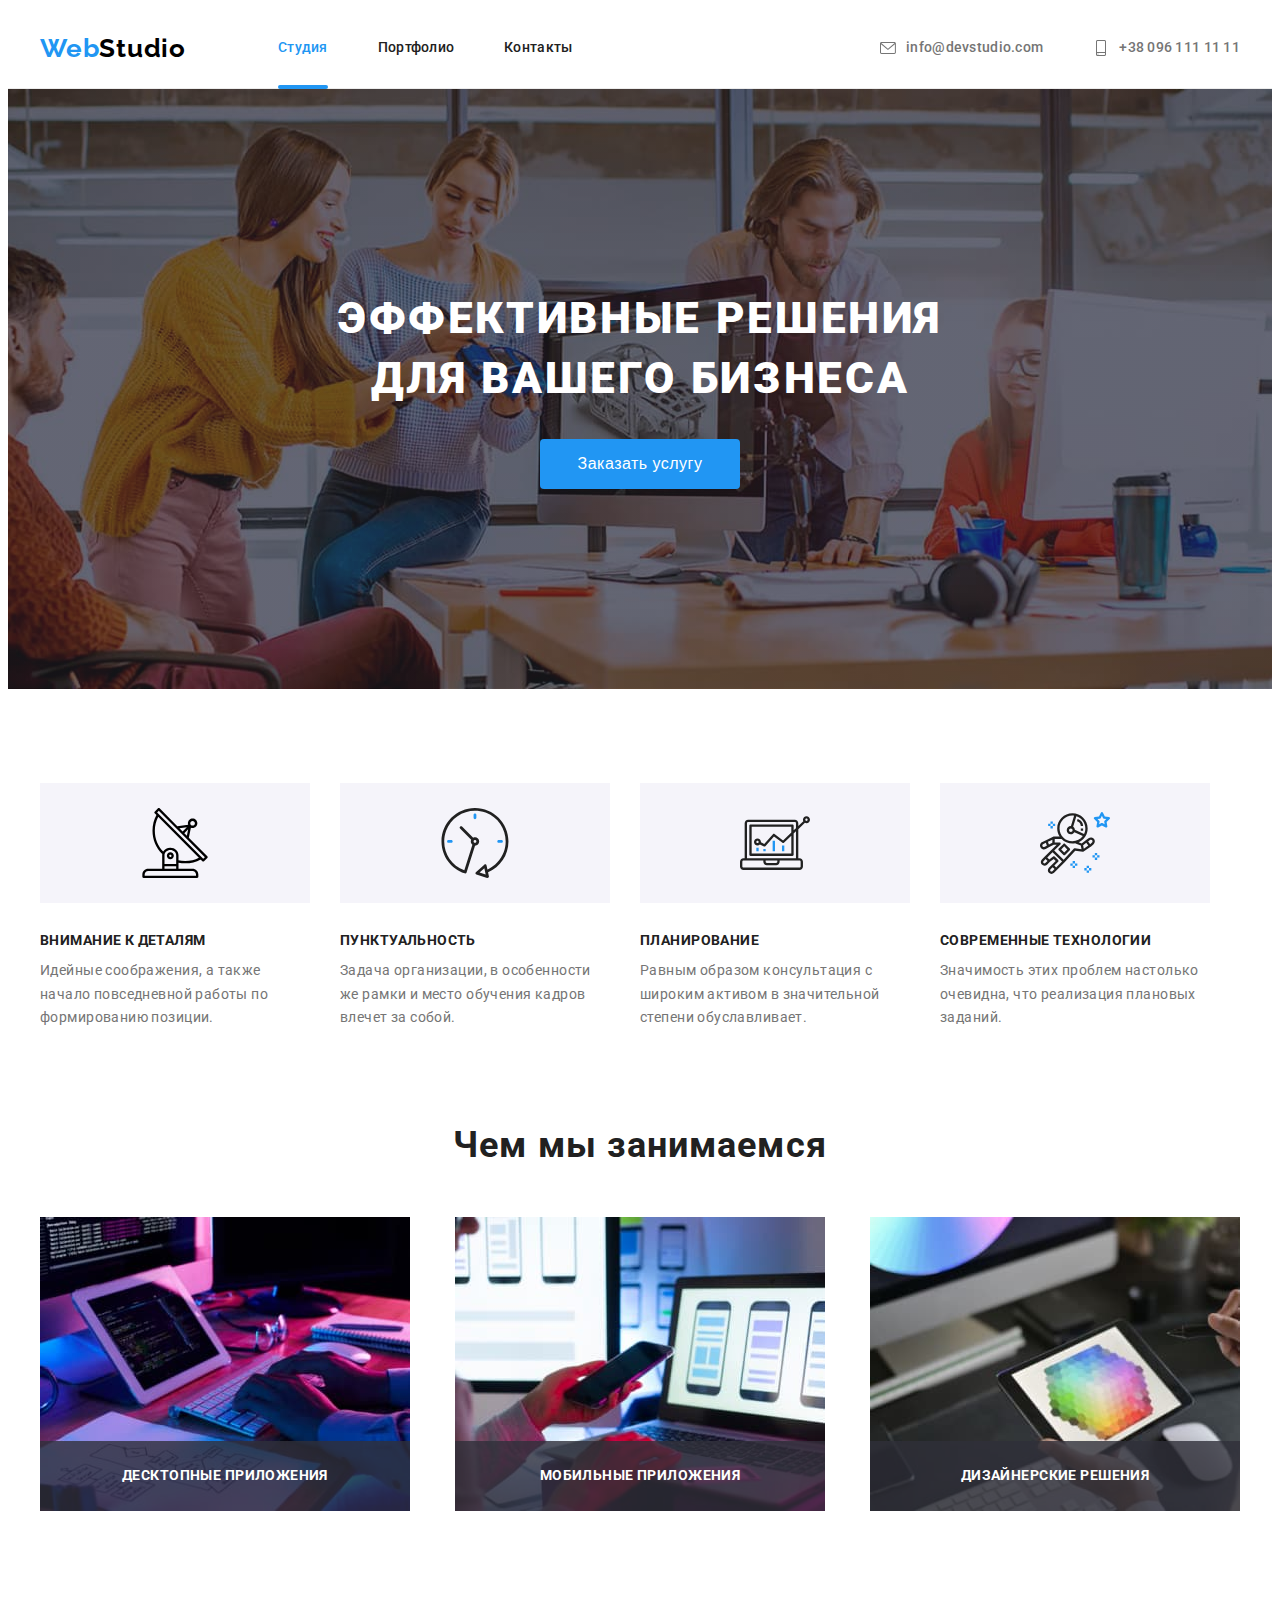
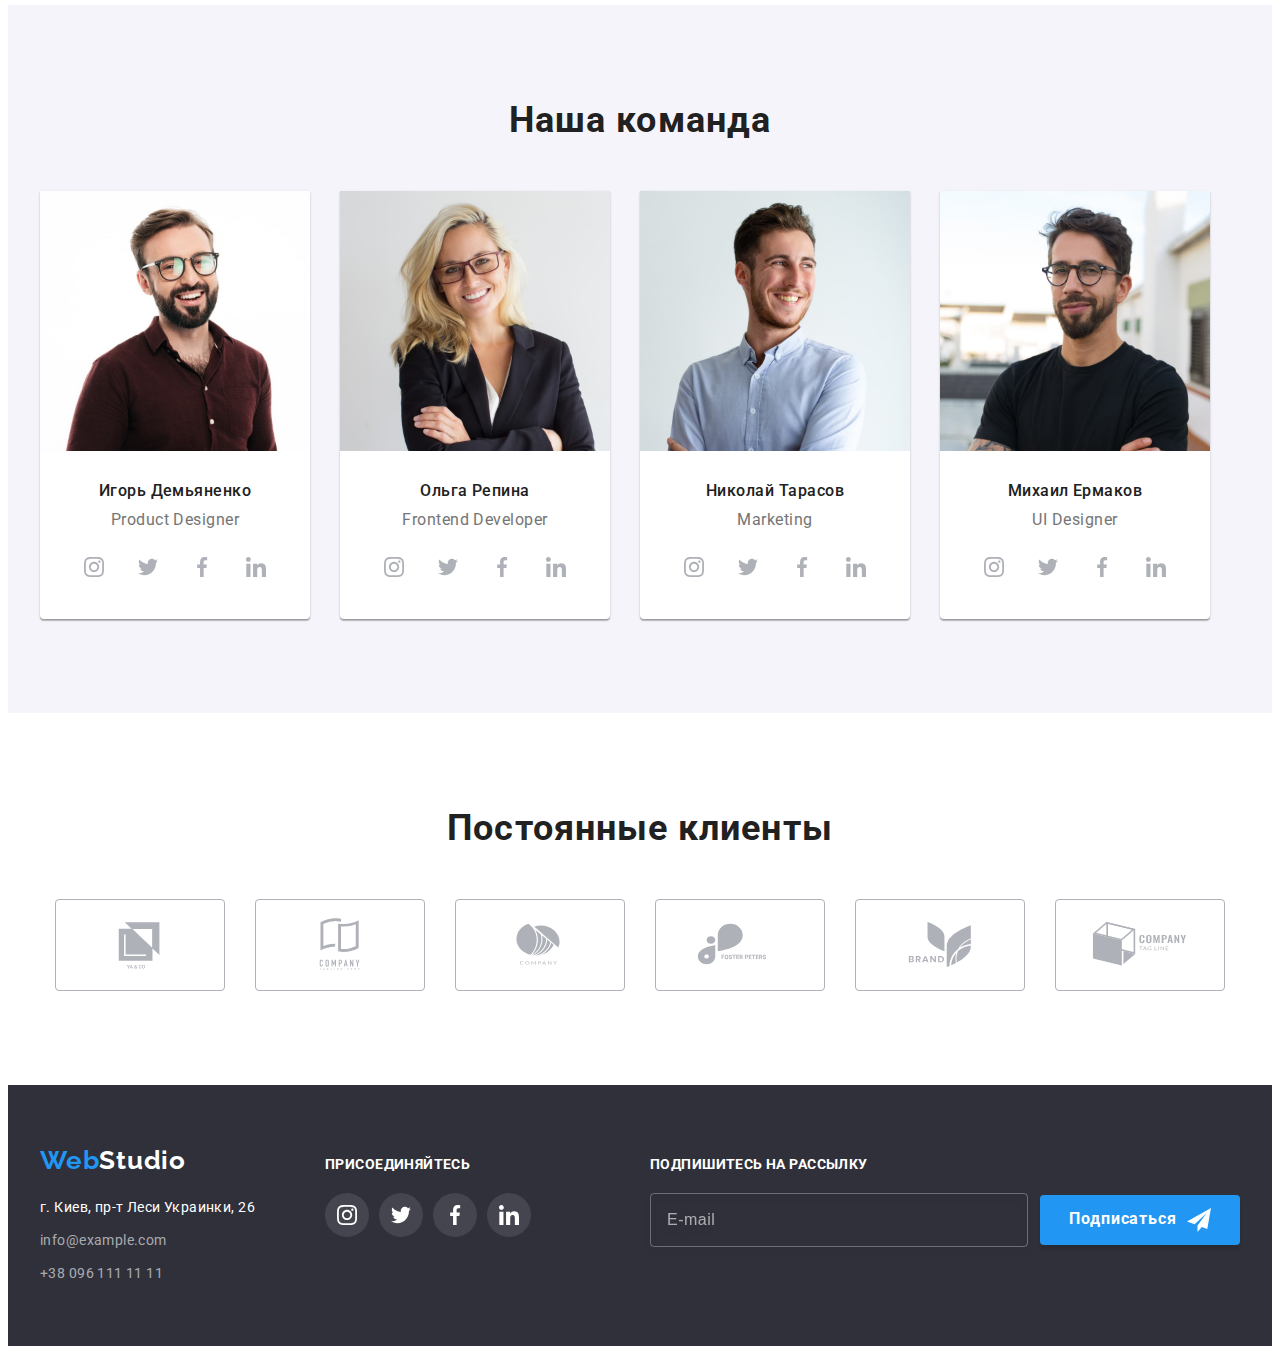
<file: index.html>
<!DOCTYPE html>
<html lang="en">
<head>
    <meta charset="UTF-8">
    <meta http-equiv="X-UA-Compatible" content="IE=edge">
    <meta name="viewport" content="width=device-width, initial-scale=1.0">
    <title>WebStudio</title>
    <link rel="preconnect" href="https://fonts.googleapis.com">
    <link rel="preconnect" href="https://fonts.gstatic.com" crossorigin>
    <link href="https://fonts.googleapis.com/css2?family=Raleway:wght@700&family=Roboto:wght@400;500;700;900&display=swap"
        rel="stylesheet">
    <link rel="stylesheet" href="https://cdnjs.cloudflare.com/ajax/libs/modern-normalize/1.1.0/modern-normalize.min.css"
        integrity="sha512-wpPYUAdjBVSE4KJnH1VR1HeZfpl1ub8YT/NKx4PuQ5NmX2tKuGu6U/JRp5y+Y8XG2tV+wKQpNHVUX03MfMFn9Q=="
        crossorigin="anonymous" referrerpolicy="no-referrer" />
    <link rel="stylesheet" href="./css/styles.css">
</head>
<body>
    <header class="header">
        <div class="conteiner box">
            <nav class="nav-header">
                    <a href="./index.html" class="logo">Web<span class="logo-header">Studio</span></a>
                    <ul class="nav-link">
                        <li class="item"><a href="./index.html" class="header-link current">Студия</a></li>
                        <li class="item"><a href="./portfolio.html" class="header-link">Портфолио</a></li>
                        <li class="item"><a href="" class="header-link">Контакты</a></li>
                    </ul>
            </nav>
             <ul class="contact-nav">
                <li class="item"><a href="mailto:info@devstudio.com" class="contact-nav-link"><svg class="icon-head">
                    <use href="./images/icons.svg#icon-envelope-hover-1">
                    </use>
                </svg>info@devstudio.com</a></li>
                <li class="item"><a href="tel:+380961111111" class="contact-nav-link"><svg class="icon-head">
                    <use href="./images/icons.svg#icon-smartphone-1">
                    </use>
                </svg>+38 096 111 11 11</a></li>
            </ul>
        </div>  
    </header>
    
    <main>
        <!--Hero-->
        <section class="hero">
            <div class="conteiner">
                    <h1 class="hero-title">эффективные решения <br /> для вашего бизнеса</h1>
                    <button type="button" class="button blue" data-modal-open>Заказать услугу</button>
            </div>
        </section>

        <!--Features-->
        <section class="section">
            <div class="conteiner">
                <h2 class="visually-hidden">Особенности</h2>
                <ul class="features-list">
                    <li class="features-item">
                        <div class="features-icon"><svg class="features-svg">
                                <use href="./images/icons.svg#icon-antenna" width="70" height="70"></use>
                            </svg></div>
                        <h3 class="features-title">Внимание к деталям</h3>
                        <p class="features-text">Идейные соображения, а также начало повседневной работы по формированию позиции.</p>
                    </li>
                    <li class="features-item">
                        <div class="features-icon"><svg class="features-svg">
                                <use href="./images/icons.svg#icon-clock" width="70" height="70"></use>
                            </svg></div>
                        <h3 class="features-title">Пунктуальность</h3>
                        <p class="features-text">Задача организации, в особенности же рамки и место обучения кадров влечет за собой.</p>
                    </li>
                    <li class="features-item">
                        <div class="features-icon"><svg class="features-svg">
                                <use href="./images/icons.svg#icon-diagram" width="70" height="70"></use>
                            </svg></div>
                        <h3 class="features-title">Планирование</h3>
                        <p class="features-text">Равным образом консультация с широким активом в значительной степени обуславливает.</p>
                    </li>
                    <li class="features-item">
                        <div class="features-icon"><svg class="features-svg">
                                <use href="./images/icons.svg#icon-astronaut" width="70" height="70"></use>
                            </svg></div>
                        <h3 class="features-title">Современные технологии</h3>
                        <p class="features-text">Значимость этих проблем настолько очевидна, что реализация плановых заданий.</p>
                    </li>
                </ul>   
            </div>
        </section>

        <!--What we doing-->
        <section class="section activity">
            <div class="conteiner">
                    <h2 class="activity-title">Чем мы занимаемся</h2>
                    <ul class="activity-list">
                        <li class="activity-item">
                            <img src="./images/box_1.jpg" alt="Разработка алгоритма" width="370">
                            <h3 class="activity-card-item">Десктопные приложения</h3>
                        </li>
                        <li class="activity-item">
                            <img src="./images//box_2.jpg" alt="Разработка дизайна" width="370">
                            <h3 class="activity-card-item">Мобильные приложения</h3>
                        </li>
                        <li class="activity-item">
                            <img src="./images//box_3.jpg" alt="Реализация дизайна" width="370">
                            <h3 class="activity-card-item">Дизайнерские решения</h3>
                        </li>
                    </ul>
            </div>
        </section>

        <!--Our team-->
        <section class="section team">
            <div class="conteiner">
                <h2 class="team-title">Наша команда</h2>
                <ul class="team-list">
                    <li class="team-item">
                        <img src="./images/team_card_1.jpg" alt="Игорь Демьяненко" width="270">
                        <div class="card">
                            <h3 class="team-item-title">Игорь Демьяненко</h3>
                            <p class="team-item-text">Product Designer</p>
                            <ul class="team-social">
                                <li class="team-social-item">
                                    <a href="" class="team-social-link">
                                        <svg class="team-social-icon" width="20" height="20">
                                            <use href="./images/icons.svg#icon-instagram"></use>
                                        </svg>
                                    </a>
                                </li>
                                <li class="team-social-item">
                                    <a href="" class="team-social-link">
                                        <svg class="team-social-icon" width="20" height="20">
                                            <use href="./images/icons.svg#icon-twitter"></use>
                                        </svg>
                                    </a>
                                </li>
                                <li class="team-social-item">
                                    <a href="" class="team-social-link">
                                        <svg class="team-social-icon" width="20" height="20">
                                            <use href="./images/icons.svg#icon-facebook"></use>
                                        </svg>
                                    </a>
                                </li>
                                <li class="team-social-item">
                                    <a href="" class="team-social-link">
                                        <svg class="team-social-icon" width="20" height="20">
                                            <use href="./images/icons.svg#icon-linkedin"></use>
                                        </svg>
                                    </a>
                                </li>
                            </ul>
                        </div>
                    </li>
                    <li class="team-item">
                        <img src="./images/team_card_2.jpg" alt="Ольга Репина" width="270">
                        <div class="card">
                            <h3 class="team-item-title">Ольга Репина</h3>
                            <p class="team-item-text">Frontend Developer</p>
                            <ul class="team-social">
                                <li class="team-social-item">
                                    <a href=""class="team-social-link">
                                        <svg class="team-social-icon" width="20" height="20">
                                            <use href="./images/icons.svg#icon-instagram"></use>
                                        </svg>
                                    </a>
                                </li>
                                <li class="team-social-item">
                                    <a href="" class="team-social-link">
                                        <svg class="team-social-icon" width="20" height="20">
                                            <use href="./images/icons.svg#icon-twitter"></use>
                                        </svg>
                                    </a>
                                </li>
                                <li class="team-social-item">
                                    <a href="" class="team-social-link">
                                        <svg class="team-social-icon" width="20" height="20">
                                            <use href="./images/icons.svg#icon-facebook"></use>
                                        </svg>
                                    </a>
                                </li>
                                <li class="team-social-item">
                                    <a href="" class="team-social-link">
                                        <svg class="team-social-icon" width="20" height="20">
                                            <use href="./images/icons.svg#icon-linkedin"></use>
                                        </svg>
                                    </a>
                                </li>
                            </ul>
                    </div>
                    </li>
                    <li class="team-item">
                        <img src="./images/team_card_3.jpg" alt="Николай Тарасов" width="270">
                        <div class="card">
                            <h3 class="team-item-title">Николай Тарасов</h3>
                            <p class="team-item-text">Marketing</p>
                            <ul class="team-social">
                                <li class="team-social-item">
                                    <a href="" class="team-social-link">
                                        <svg class="team-social-icon" width="20" height="20">
                                            <use href="./images/icons.svg#icon-instagram"></use>
                                        </svg>
                                    </a>
                                </li>
                                <li class="team-social-item">
                                    <a href="" class="team-social-link">
                                        <svg class="team-social-icon" width="20" height="20">
                                            <use href="./images/icons.svg#icon-twitter"></use>
                                        </svg>
                                    </a>
                                </li>
                                <li class="team-social-item">
                                    <a href="" class="team-social-link">
                                        <svg class="team-social-icon" width="20" height="20">
                                            <use href="./images/icons.svg#icon-facebook"></use>
                                        </svg>
                                    </a>
                                </li>
                                <li class="team-social-item">
                                    <a href="" class="team-social-link">
                                        <svg class="team-social-icon" width="20" height="20">
                                            <use href="./images/icons.svg#icon-linkedin"></use>
                                        </svg>
                                    </a>
                                </li>
                            </ul>
                        </div>
                    </li>
                    <li class="team-item">
                        <img src="./images/team_card_4.jpg" alt="Михаил Ермаков" width="270">
                        <div class="card">
                            <h3 class="team-item-title">Михаил Ермаков</h3>
                            <p class="team-item-text">UI Designer</p>
                            <ul class="team-social">
                                <li class="team-social-item">
                                    <a href="" class="team-social-link">
                                        <svg class="team-social-icon" width="20" height="20">
                                            <use href="./images/icons.svg#icon-instagram"></use>
                                        </svg>
                                    </a>
                                </li>
                                <li class="team-social-item">
                                    <a href="" class="team-social-link">
                                        <svg class="team-social-icon" width="20" height="20">
                                            <use href="./images/icons.svg#icon-twitter"></use>
                                        </svg>
                                    </a>
                                </li>
                                <li class="team-social-item">
                                    <a href="" class="team-social-link">
                                        <svg class="team-social-icon" width="20" height="20">
                                            <use href="./images/icons.svg#icon-facebook"></use>
                                        </svg>
                                    </a>
                                </li>
                                <li class="team-social-item">
                                    <a href="" class="team-social-link">
                                        <svg class="team-social-icon" width="20" height="20">
                                            <use href="./images/icons.svg#icon-linkedin"></use>
                                        </svg>
                                    </a>
                                </li>
                            </ul>
                        </div>
                    </li>
                </ul>
            </div>
        </section>

        <!--Client-->
        <section class="section">
            <div class="conteiner">
                <h2 class="team-title">Постоянные клиенты</h2>
                <ul class="client-list">
                    <li class="client-item">
                        <a href="" class="client-link"><svg class="client-icon" width="106" height="60">
                            <use href="./images/icons.svg#icon-Logo"></use>
                        </svg></a>
                    </li>
                    <li class="client-item">
                        <a href="" class="client-link"><svg class="client-icon" width="106" height="60">
                                <use href="./images/icons.svg#icon-Logo2"></use>
                            </svg></a>
                    </li>
                    <li class="client-item">
                        <a href="" class="client-link"><svg class="client-icon" width="106" height="60">
                                <use href="./images/icons.svg#icon-Logo3"></use>
                            </svg></a>
                    </li>
                    <li class="client-item">
                        <a href="" class="client-link"><svg class="client-icon" width="106" height="60">
                                <use href="./images/icons.svg#icon-Logo4"></use>
                            </svg></a>
                    </li>
                    <li class="client-item">
                        <a href="" class="client-link"><svg class="client-icon" width="106" height="60">
                                <use href="./images/icons.svg#icon-Logo5"></use>
                            </svg></a>
                    </li>
                    <li class="client-item">
                        <a href="" class="client-link"><svg class="client-icon" width="106" height="60">
                                <use href="./images/icons.svg#icon-Logo6"></use>
                            </svg></a>
                    </li>
                </ul>
            </div>
        </section>

        
    </main>

    <footer class="adress">
        <!--Adress-->
        <div class="conteiner">
            <div class="footer-cont">
                <div class="foot-cont">
                    <a href="./index.html" class="logo link">Web<span class="logo-footer">Studio</span></a>
                    <address class="adress-block">
                        <ul class="adress-list">
                            <li class="item"><a href="https://goo.gl/maps/u7s4JfAXsdi9T45p8" class="adress-map" target="_blank" rel="noopener, noindex, nofollow">г. Киев, пр-т Леси Украинки, 26</a></li>
                            <li class="item"><a href="mailto:info@example.com" class="adress-link">info@example.com </a></li>
                            <li class="item"><a href="tel:+380961111111" class="adress-link">+38 096 111 11 11</a></li>
                        </ul>
                    </address>
                </div>
                <div class="footer-soc">
                    <h2 class="footer-title">присоединяйтесь</h2>
                    <ul class="foot-social">
                        <li class="foot-social-item">
                            <a href="" class="foot-social-link">
                                <svg class="foot-social-icon" width="20" height="20">
                                    <use href="./images/icons.svg#icon-instagram"></use>
                                </svg>
                            </a>
                        </li>
                        <li class="foot-social-item">
                            <a href="" class="foot-social-link">
                                <svg class="foot-social-icon" width="20" height="20">
                                    <use href="./images/icons.svg#icon-twitter"></use>
                                </svg>
                            </a>
                        </li>
                        <li class="foot-social-item">
                            <a href="" class="foot-social-link">
                                <svg class="foot-social-icon" width="20" height="20">
                                    <use href="./images/icons.svg#icon-facebook"></use>
                                </svg>
                            </a>
                        </li>
                        <li class="foot-social-item">
                            <a href="" class="foot-social-link">
                                <svg class="foot-social-icon" width="20" height="20">
                                    <use href="./images/icons.svg#icon-linkedin"></use>
                                </svg>
                            </a>
                        </li>
                    </ul>
                </div>
                <div class="subscribe-footer-container">
                    <label class="footer-title" for="subscribe-mail">Подпишитесь на рассылку</label>
                    <div class="subscribe-container">
                        <form class="email-form" name="signup-form" autocomplete="on"></form>
                            <input type="email" placeholder="E-mail" name="subscribe-mail" id="subscribe-mail" class="subscribe-mail" />
                            <button type="submit" class="subscribe-button">
                                Подписаться
                                <svg class="subscribe-button-icon" width="24" height="24">
                                    <use href="./images/icons.svg#icon-icon-send"></use>
                                </svg>
                            </button>
                        </form>

                    </div>
                </div>
            </div>
        </div>
    </footer>
    <!-- Modal window -->

    <div class="backdrop is-hidden" data-modal>
        <div class="modal">
            <button type="button" class="modal-button" data-modal-close>
                <svg class="modal-icon" width="18" height="18">
                    <use href="./images/icons.svg#icon-close-black"></use>
                </svg>
            </button>
            <form class="form">
                <h3 class="modal-title">Оставьте свои данные, мы вам перезвоним</h3>
                <label for="username" class="form-label">Имя</label>
                <div class="form-field">
                    <input type="text" name="username" id="username" class="form-input" />
                    <svg class="form-icon" width="18" height="18">
                        <use href="./images/icons.svg#icon-person"></use>
                    </svg>
                </div>
            
                <label for="tel" class="form-label">Телефон</label>
                <div class="form-field">
                    <input type="tel" name="tel" id="tel" class="form-input" />
                    <svg class="form-icon" width="18" height="18">
                        <use href="./images/icons.svg#icon-phone"></use>
                    </svg>
                </div>
            
                <label for="mail" class="form-label">Почта</label>
                <div class="form-field">
                    <input type="email" name="mail" id="mail" class="form-input" />
                    <svg class="form-icon" width="18" height="18">
                        <use href="./images/icons.svg#icon-email"></use>
                    </svg>
                </div>
                <div class="form-field comment">
                    <label for="comment" class="form-comment">Комментарий</label>
                    <textarea name="comment" id="comment" rows="10" placeholder="Введите текст" class="modal-text"></textarea>
                </div>
                <div class="form-check">
                    <input type="checkbox" name="policy" id="input-check" value="policy" class="check-input visually-hidden" />
                    <label for="input-check" class="check-text">
                        <span class="box-icon"><svg class="check-icon" width="11" height="8">
                                <use href="./images/icons.svg#icon-check"></use>
                            </svg></span>
                        Соглашаюсь с рассылкой и принимаю
                        <a href="" class="policy-link">Условия договора</a></label>
                </div>
                <button type="submit" class="submit-button">Отправить</button>
            </form>
        </div>
    </div>
    <script src="./modal.js"></script>
</body>
</html>
</file>
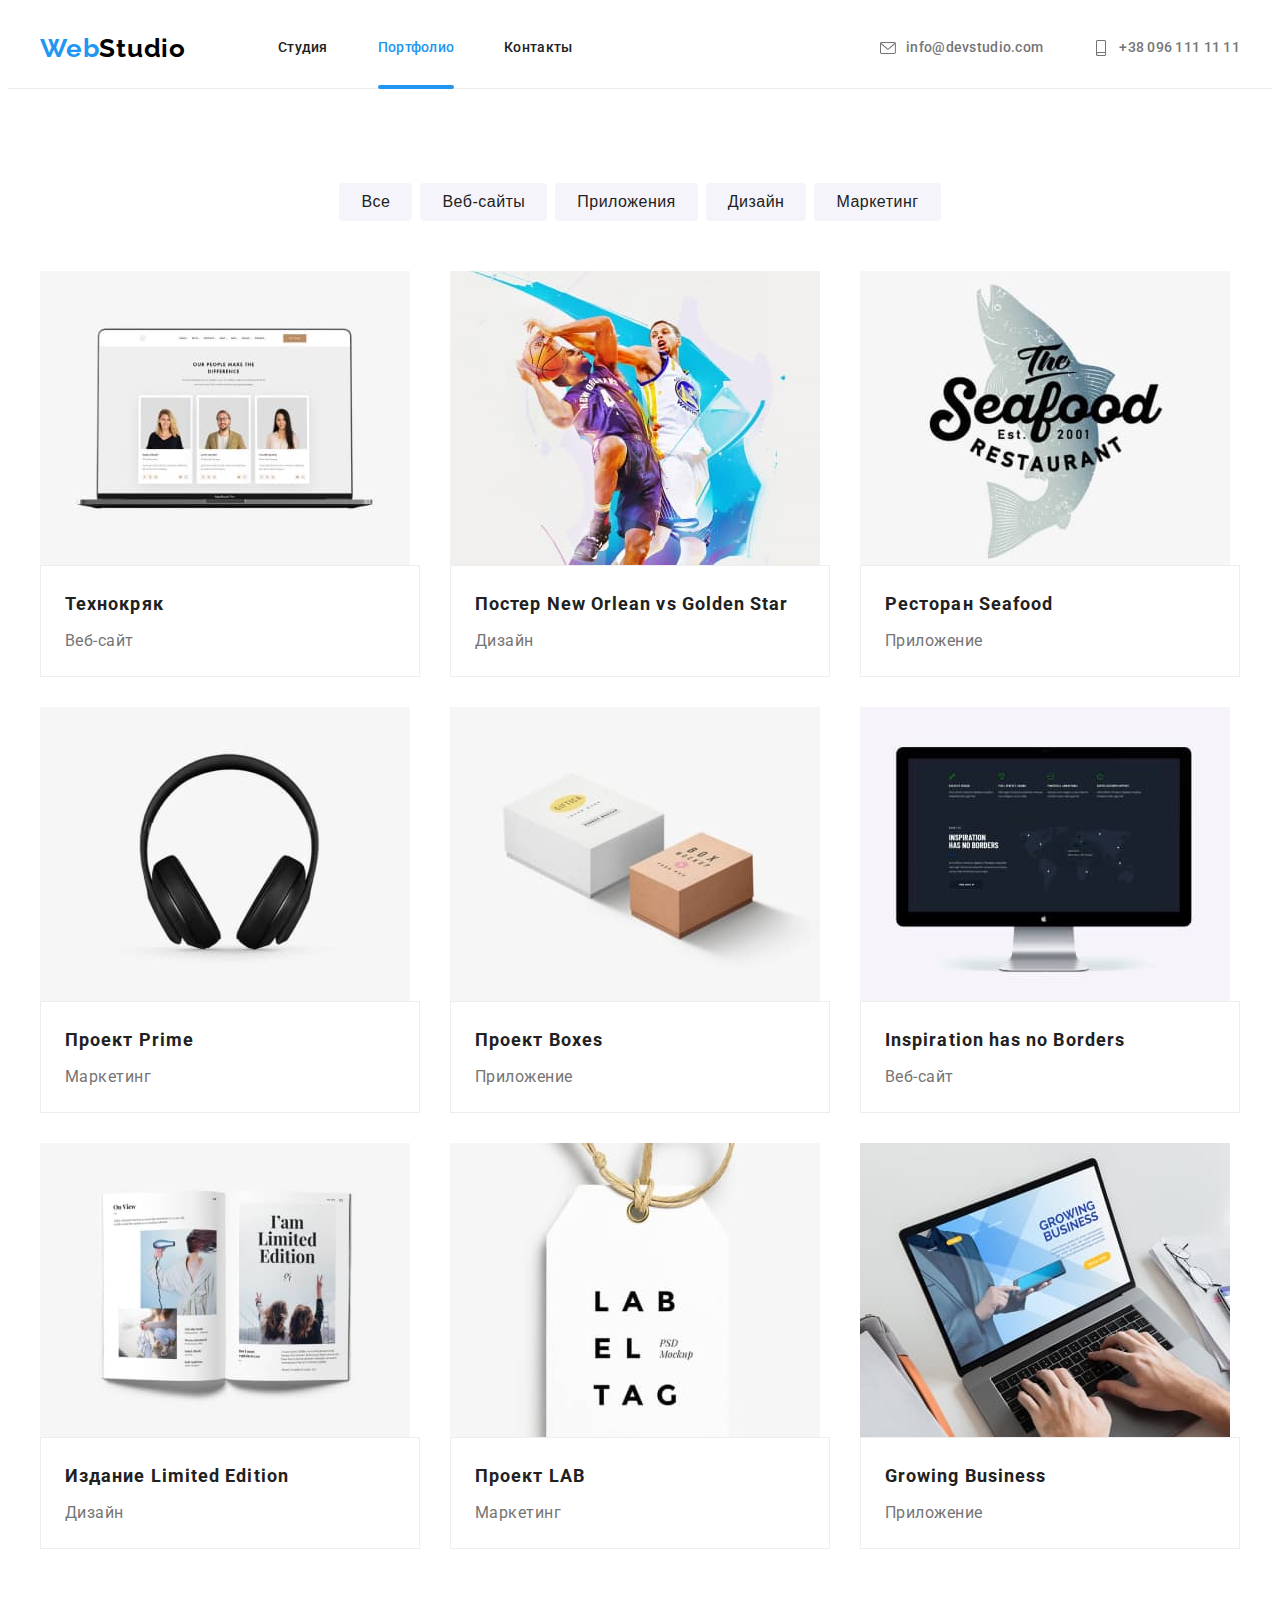
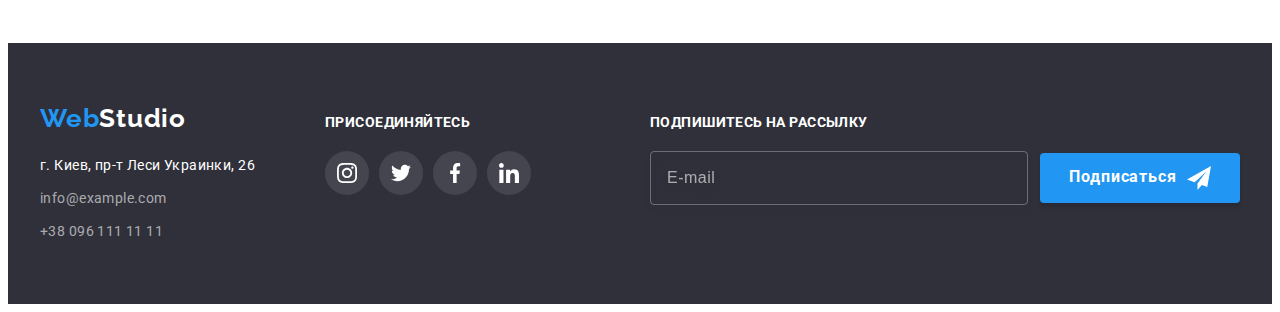
<file: portfolio.html>
<!DOCTYPE html>
<html lang="en">
<head>
    <meta charset="UTF-8">
    <meta http-equiv="X-UA-Compatible" content="IE=edge">
    <meta name="viewport" content="width=device-width, initial-scale=1.0">
    <title>Portfolio</title>
    <link rel="preconnect" href="https://fonts.googleapis.com">
    <link rel="preconnect" href="https://fonts.gstatic.com" crossorigin>
    <link href="https://fonts.googleapis.com/css2?family=Raleway:wght@700&family=Roboto:wght@400;500;700;900&display=swap"
        rel="stylesheet">
    <link rel="stylesheet" href="https://cdnjs.cloudflare.com/ajax/libs/modern-normalize/1.1.0/modern-normalize.min.css"
        integrity="sha512-wpPYUAdjBVSE4KJnH1VR1HeZfpl1ub8YT/NKx4PuQ5NmX2tKuGu6U/JRp5y+Y8XG2tV+wKQpNHVUX03MfMFn9Q=="
        crossorigin="anonymous" referrerpolicy="no-referrer" />    
    <link rel="stylesheet" href="./css/styles.css">
</head>
<body>
    <header class="header">
        <div class="conteiner box">
            <nav class="nav-header">
                <a href="./index.html" class="logo">Web<span class="logo-header">Studio</span></a>
                <ul class="nav-link">
                    <li class="item"><a href="./index.html" class="header-link">Студия</a></li>
                    <li class="item"><a href="./portfolio.html" class="header-link current">Портфолио</a></li>
                    <li class="item"><a href="" class="header-link">Контакты</a></li>
                </ul>
            </nav>
            <ul class="contact-nav">
                <li class="item"><a href="mailto:info@devstudio.com" class="contact-nav-link"><svg class="icon-head">
                    <use href="./images/icons.svg#icon-envelope-hover-1">
                    </use>
                </svg>info@devstudio.com</a></li>
                <li class="item"><a href="tel:+380961111111" class="contact-nav-link"><svg class="icon-head">
                    <use href="./images/icons.svg#icon-smartphone-1">
                    </use>
                </svg>+38 096 111 11 11</a></li>
            </ul>
        </div>
    </header>
    <main>
        <!--Filters-->
        <section class="section">
            <div class="conteiner">
                <h1 class="visually-hidden">Виды наших работ</h1>
                <ul class="filters-list">
                    <li class="item">
                        <button class="button" type="button">Все</button>
                    </li>
                    <li class="item">
                        <button class="button" type="button">Веб-сайты</button>
                    </li>
                    <li class="item">
                        <button class="button" type="button">Приложения</button>
                    </li>
                    <li class="item">
                        <button class="button" type="button">Дизайн</button>
                    </li>
                    <li class="item">
                        <button class="button" type="button">Маркетинг</button>
                    </li>
                </ul>

                <ul class="example-list">
                    <li class="example-item">
                        <a href="" class="example-link">
                            <div class="example-card-overlay">
                                <img src="./images/project1.jpg" alt="проэкт Технокряк" width="370">
                                <p class="example-text-overlay">
                                    Ресурс предлагает комплексные предложения с разным уровнем
                                    функционала и сервисов. Все это позволит посетителю получить
                                    исчерпывающие сведения о компании или частном лице.
                                </p>
                            </div>
                            <div class="example-card">
                                <h2 class="example-title">Технокряк</h2>
                                <p class="example-text">Веб-сайт</p>
                            </div>
                        </a>
                    </li>
                    <li class="example-item">
                        <a href="" class="example-link">
                            <div class="example-card-overlay">
                                <img src="./images/project2.jpg" alt="Постер New Orlean vs Golden Star" width="370">
                                <p class="example-text-overlay">
                                    Ресурс предлагает комплексные предложения с разным уровнем
                                    функционала и сервисов. Все это позволит посетителю получить
                                    исчерпывающие сведения о компании или частном лице.
                                </p>
                            </div>
                                    <div class="example-card">
                                        <h2 class="example-title">Постер New Orlean vs Golden Star</h2>
                                        <p class="example-text">Дизайн</p>
                                    </div>
                        </a>
                    </li>
                    <li class="example-item">
                        <a href="" class="example-link">
                            <div class="example-card-overlay">
                                <img src="./images/project3.jpg" alt="Ресторан Seafood" width="370">
                                <p class="example-text-overlay">
                                    Ресурс предлагает комплексные предложения с разным уровнем
                                    функционала и сервисов. Все это позволит посетителю получить
                                    исчерпывающие сведения о компании или частном лице.
                                </p>
                            </div>
                            <div class="example-card">
                                <h2 class="example-title">Ресторан Seafood</h2>
                                <p class="example-text">Приложение</p>
                            </div>
                        </a>
                    </li>
                    <li class="example-item">
                        <a href="" class="example-link">
                            <div class="example-card-overlay">
                                    <img src="./images/project4.jpg" alt="Проект Prime" width="370">
                                    <p class="example-text-overlay">
                                        Ресурс предлагает комплексные предложения с разным уровнем
                                        функционала и сервисов. Все это позволит посетителю получить
                                        исчерпывающие сведения о компании или частном лице.
                                    </p>
                            </div>
                            <div class="example-card">
                                <h2 class="example-title">Проект Prime</h2>
                                <p class="example-text">Маркетинг</p>
                            </div>
                        </a>
                    </li>
                    <li class="example-item">
                        <a href="" class="example-link">
                            <div class="example-card-overlay">
                                    <img src="./images/project5.jpg" alt="Проект Boxes" width="370">
                                    <p class="example-text-overlay">
                                        Ресурс предлагает комплексные предложения с разным уровнем
                                        функционала и сервисов. Все это позволит посетителю получить
                                        исчерпывающие сведения о компании или частном лице.
                                    </p>
                            </div>
                            <div class="example-card">
                                <h2 class="example-title">Проект Boxes</h2>
                                <p class="example-text">Приложение</p>
                            </div>
                        </a>
                    </li>
                    <li class="example-item">
                        <a href="" class="example-link">
                            <div class="example-card-overlay">
                                    <img src="./images/project6.jpg" alt="Inspiration has no Borders" width="370">
                                    <p class="example-text-overlay">
                                        Ресурс предлагает комплексные предложения с разным уровнем
                                        функционала и сервисов. Все это позволит посетителю получить
                                        исчерпывающие сведения о компании или частном лице.
                                    </p>
                            </div>
                            <div class="example-card">
                                <h2 class="example-title">Inspiration has no Borders</h2>
                                <p class="example-text">Веб-сайт</p>
                            </div>
                        </a>
                    </li>
                    <li class="example-item">
                        <a href="" class="example-link">
                            <div class="example-card-overlay">
                                    <img src="./images/project7.jpg" alt="Издание Limited Edition" width="370">
                                    <p class="example-text-overlay">
                                        Ресурс предлагает комплексные предложения с разным уровнем
                                        функционала и сервисов. Все это позволит посетителю получить
                                        исчерпывающие сведения о компании или частном лице.
                                    </p>
                            </div>
                            <div class="example-card">
                                <h2 class="example-title">Издание Limited Edition</h2>
                                <p class="example-text">Дизайн</p>
                            </div>
                        </a>
                    </li>
                    <li class="example-item">
                        <a href="" class="example-link">
                            <div class="example-card-overlay">
                                    <img src="./images/project8.jpg" alt="Проект LAB" width="370">
                                    <p class="example-text-overlay">
                                        Ресурс предлагает комплексные предложения с разным уровнем
                                        функционала и сервисов. Все это позволит посетителю получить
                                        исчерпывающие сведения о компании или частном лице.
                                    </p>
                            </div>
                            <div class="example-card">
                                <h2 class="example-title">Проект LAB</h2>
                                <p class="example-text">Маркетинг</p>
                            </div>
                        </a>
                    </li>
                    <li class="example-item">
                        <a href="" class="example-link">
                            <div class="example-card-overlay">
                                    <img src="./images/project9.jpg" alt="Growing Business" width="370">
                                    <p class="example-text-overlay">
                                        Ресурс предлагает комплексные предложения с разным уровнем
                                        функционала и сервисов. Все это позволит посетителю получить
                                        исчерпывающие сведения о компании или частном лице.
                                    </p>
                            </div>
                            <div class="example-card">
                                <h2 class="example-title">Growing Business</h2>
                                <p class="example-text">Приложение</p>
                            </div>
                        </a>
                    </li>
                </ul>
            </div>
        </section>
    </main>
<footer class="adress">
    <!--Adress-->
    <div class="conteiner">
        <div class="footer-cont">
            <div class="foot-cont">
                <a href="./index.html" class="logo link">Web<span class="logo-footer">Studio</span></a>
                <address class="adress-block">
                    <ul class="adress-list">
                        <li class="item"><a href="https://goo.gl/maps/u7s4JfAXsdi9T45p8" class="adress-map"
                                target="_blank" rel="noopener, noindex, nofollow">г. Киев, пр-т Леси Украинки, 26</a>
                        </li>
                        <li class="item"><a href="mailto:info@example.com" class="adress-link">info@example.com </a>
                        </li>
                        <li class="item"><a href="tel:+380961111111" class="adress-link">+38 096 111 11 11</a></li>
                    </ul>
                </address>
            </div>
            <div class="footer-soc">
                <h2 class="footer-title">присоединяйтесь</h2>
                <ul class="foot-social">
                    <li class="foot-social-item">
                        <a href="" class="foot-social-link">
                            <svg class="foot-social-icon" width="20" height="20">
                                <use href="./images/icons.svg#icon-instagram"></use>
                            </svg>
                        </a>
                    </li>
                    <li class="foot-social-item">
                        <a href="" class="foot-social-link">
                            <svg class="foot-social-icon" width="20" height="20">
                                <use href="./images/icons.svg#icon-twitter"></use>
                            </svg>
                        </a>
                    </li>
                    <li class="foot-social-item">
                        <a href="" class="foot-social-link">
                            <svg class="foot-social-icon" width="20" height="20">
                                <use href="./images/icons.svg#icon-facebook"></use>
                            </svg>
                        </a>
                    </li>
                    <li class="foot-social-item">
                        <a href="" class="foot-social-link">
                            <svg class="foot-social-icon" width="20" height="20">
                                <use href="./images/icons.svg#icon-linkedin"></use>
                            </svg>
                        </a>
                    </li>
                </ul>
            </div>
            <div class="subscribe-footer-container">
                <label class="footer-title" for="subscribe-mail">Подпишитесь на рассылку</label>
                <div class="subscribe-container">
                    <form class="email-form" name="signup-form" autocomplete="on"></form>
                    <input type="email" placeholder="E-mail" name="subscribe-mail" id="subscribe-mail"
                        class="subscribe-mail" />
                    <button type="submit" class="subscribe-button">
                        Подписаться
                        <svg class="subscribe-button-icon" width="24" height="24">
                            <use href="./images/icons.svg#icon-icon-send"></use>
                        </svg>
                    </button>
                    </form>

                </div>
            </div>
        </div>
    </div>
</footer>

</body>
</html>
</file>
<file: css/styles.css>
:root {
    --header-color: #ffffff;
    --main-title-color: #212121;
    --main-text-color: #757575;
    --accent-color: #2196F3;
    --background-color : #2F303A;
    --header-link : #212121;
    --timing-duration : 250ms cubic-bezier(0.4, 0, 0.2, 1) ;
}
p,
h1,
h2,
h3,
h4,
h5,
h6 {
    margin: 0px;
}

ul {
    list-style: none;
    padding-left: 0px;
    margin: 0px;
}

img {
    display: block;
}

body {
    font-family: 'Roboto', sans-serif;
    color: var(--main-title-color);
}

.conteiner {
    width: 1200px;
    padding-right: 15px;
    padding-left: 15px;
    margin: 0 auto;
}

.logo {
    font-family: 'Raleway';
    font-weight: 700;
    font-size: 26px;
    line-height: 1.19;
    letter-spacing: 0.03em;
    color: var(--accent-color);
    width: 145px;
    text-decoration: none;
}
.logo-header {
    color: #000000;
}
.logo-footer {
    color: var(--header-color);
}
.link {
    text-decoration: none;
}

.header {
    border-bottom : 1px solid #ececec;
}
.box {
    display: flex;
    align-items: center;
}
.nav-header {
    display: flex;
    align-items: center;
}
.nav-link {
    display: flex;
    align-items: center;
    margin-left: 93px;
}
.item {
position: relative;
}

.nav-header .item:not(:last-child) {
    margin-right: 50px;
}
.header-link {
    display: inline-block;
    font-weight: 500;
    font-size: 14px;
    line-height: 1.14;
    letter-spacing: 0.02em;
    color: var(--header-link);
    text-decoration: none;
    list-style: none;
    padding-top: 32px;
    padding-bottom: 32px;

    transition: color var(--timing-duration);
}
.header-link:hover,
.header-link:focus,
.header-link:active {
    color: var(--accent-color);
}
.header-link.current {
    color: var(--accent-color);
}

.header-link.current::after {
    position: absolute;
    content: "";
    width: 100%;
    height: 4px;
    left: 0;
    bottom: -1px;
    border-radius: 2px;
    background-color: var(--accent-color);
}

.contact-nav {
    display: flex;
    margin-left: auto;
    align-items: center;
}
.contact-nav .item+.item {
    margin-left: 50px;
}
.contact-nav-link {
    font-weight: 500;
    font-size: 14px;
    line-height: 1.14;
    letter-spacing: 0.02em;
    color: var(--main-text-color);
    text-decoration: none;
    list-style: none;
    padding-top: 32px;
    padding-bottom: 32px;

    transition: color var(--timing-duration);
}

.contact-nav-link:hover,
.contact-nav-link:focus,
.contact-nav-link:active {
    color: var(--accent-color);
}
.contact-nav-link:hover .icon-head,
.contact-nav-link:focus .icon-head,
.contact-nav-link:active .icon-head {
    fill: var(--accent-color);
}
.contact-nav .contact-nav-link {
    display: flex;
}
.icon-head {
    width: 16px;
    height: 16px;
    padding: 0;
    margin: 0 10px 0 0;
    align-items: center;
    fill: #757575;
}
.visually-hidden {
    position: absolute;
    white-space: nowrap;
    width: 1px;
    height: 1px;
    overflow: hidden;
    border: 0;
    padding: 0;
    clip: rect(0 0 0 0);
    clip-path: inset(50%);
    margin: -1px;
}

/*----------Hero-------*/
.hero {
    max-width: 1600px;
    margin: 0 auto;
    background-image:linear-gradient(rgba(47, 48, 58, 0.4),rgba(47, 48, 58, 0.4)),url(../images/hero.jpg );
    background-color: #C4C4C4;
    background-size: cover;
    background-position: center;
    background-repeat: no-repeat;
    text-align: center;
    padding: 200px 0;
}
.hero-title {
    font-weight: 900;
    font-size: 44px;
    line-height: 1.36;
    letter-spacing: 0.06em;
    color: #FFFFFF;
    text-transform: uppercase;
    margin-top: 0px;
    margin-bottom: 30px;
}
.button {
    color: var(--title-text-color);
    background-color: #f5f4fa;
    font-weight: 500;
    font-size: 16px;
    line-height: 1.6;
    text-align: center;
    letter-spacing: 0.03em;
    cursor: pointer;
    border: transparent;
    border-radius: 4px;
    padding: 6px 22px;

    transition: background-color var(--timing-duration),
    color var(--timing-duration), box-shadow var(--timing-duration);
}

.button.blue {
    width: 200px;
    height: 50px;
    padding-top: 10px;
    padding-bottom: 10px;
    color: var(--header-color);
    background-color: var(--accent-color);
    cursor: pointer;
}

.button.blue:hover,
.button.blue:focus,
.button.blue:active {
    background-color: #1a8feb;
    color: var(--header-color);
}

.button:hover,
.button:focus,
.button:active {
    background-color: var(--accent-color);
    color: var(--header-color);
    box-shadow: 0px 3px 1px rgba(0, 0, 0, 0.1),
    0px 1px 2px rgba(0, 0, 0, 0.08),
    0px 2px 2px rgba(0, 0, 0, 0.12);
    border-radius: 4px;
}


/* .button-blue {
    font-family: inherit;
    font-weight: 700;
    font-size: 16px;
    line-height: 1.88;
    letter-spacing: 0.06em;
    color: #FFFFFF;
    background-color:var(--accent-color);
    cursor: pointer;
    align-items: center;
    text-align: center;
    border-radius: 4px;
    border: transparent;
    padding: 10px 32px;
}
.button-grey {
    font-family: inherit;
    font-weight: 700;
    font-size: 16px;
    line-height: 1.88;
    letter-spacing: 0.06em;
    color: #212121;
    cursor: pointer;
}
.button-grey:hover,
.button-grey:focus,
.button-grey:active {
    background-color:var(--accent-color);
}    */
/*----------Features-------*/
.section {
    padding-top: 94px;
    padding-bottom: 94px;
}
.features-list {
    display: flex;
    align-content: flex-start;
}
.features-item {
    width: 270px;
}
.features-list .features-item+.features-item {
    margin-left: 30px;
}
.features-title {
    font-weight: 700;
    font-size: 14px;
    line-height: 1.14;
    letter-spacing: 0.03em;
    color: var(--main-title-color);
    text-transform: uppercase;
    margin-top: 0px;
    margin-bottom: 10px;
}
.features-text {
    font-size: 14px;
    line-height: 1.71;
    letter-spacing: 0.03em;
    color: var(--main-text-color);
    margin-top: 0px;
    margin-bottom: 0px;
}
.features-icon  {
    display: flex;
    margin-bottom: 30px;
    height: 120px;
    background-color: #F5F4FA;
    justify-content: center;
    align-items: center;
}
.features-svg {
    width: 70px;
    height: 70px;
    padding: 0;
    margin: 0;
}
/*----------Activity-------*/
.activity {
    padding-top: 0;
}

.activity-card-item {
    position: absolute;
    width: 100%;
    height: 70px;
    left: 0;
    bottom: 0;
    
    display: flex;
    justify-content: center;
    align-items: center;
    font-weight: 700;
    font-size: 14px;
    line-height: 1.14;
    
    letter-spacing: 0.03em;
    text-transform: uppercase;
    color: var(--header-color);
    background-color: rgba(47, 48, 58, 0.8);
}

.activity-item {
    position: relative;
}

.activity-title,
.team-title {
    font-weight: 700;
    font-size: 36px;
    line-height: 1.17;
    letter-spacing: 0.03em; 
    color: var(--main-title-color);
    text-align: center;
    margin-bottom: 50px;
}

.activity-list {
    display: flex;
    justify-content: space-between;
}
/*----------Team-------*/

.team {
    background-color: #f5f4fa;
}
.team-list {
    display: flex;
    flex-wrap: wrap;
}
.team-item {
    width: calc(100%-90px) / 4;
    margin-right: 30px;
    text-align: center;
    background: #ffffff;
    box-shadow: 0px 1px 3px rgba(0, 0, 0, 0.12),
    0px 1px 1px rgba(0, 0, 0, 0.14),
    0px 2px 1px rgba(0, 0, 0, 0.2);
    border-radius: 0px 0px 4px 4px;
}
.team-item:nth-child(4) {
    margin-right: 0px;
}
.team-item-title {
    font-weight: 500;
    font-size: 16px;
    line-height: 1.19;
    letter-spacing: 0.03em;
    color: var(--main-title-color);
    margin-bottom: 10px;
}
.team-item-text {
    font-size: 16px;
    line-height: 1.19;
    letter-spacing: 0.03em;
    color: var(--main-text-color);
    margin-bottom: 16px;
}
.card {
  padding-top: 30px;
  padding-bottom: 30px;
}
.team-social-link {
    display: flex;
    width: 44px;
    height: 44px;
    border-radius: 50%;
    justify-content: center;
    align-items: center; 

    transition: background-color var(--timing-duration);
}

.team-social {
    display: flex;
    justify-content: center;
}
.team-social-item+.team-social-item {
    margin-left: 10px;
}
.team-social-icon {
    fill: #AFB1B8;
}
.team-social-link:hover,
.team-social-link:focus,
.team-social-link:active {
    background-color:var(--accent-color);
}
.team-social-link:hover .team-social-icon,
.team-social-link:focus .team-social-icon,
.team-social-link:active .team-social-icon {
    fill: #FFFFFF;
}

/*-------Client-----------*/
.client-list {
    display: flex;
    justify-content: center;
    align-items: center;
}

.client-item+.client-item {
    margin-left: 30px;
}
.client-link {
    /* margin: 0;
    padding: 0;
    width: 170px;
    height: 92px;
    display: flex;
    justify-content: center;
    align-items: center;
    fill: #AFB1B8;
    border: 1px solid #AFB1B8;
    box-sizing: border-box;
    border-radius: 4px;
    object-fit: contain; */
    width: 170px;
    height: 92px;
    display: flex;
    justify-content: center;
    color: #AFB1B8;
    align-items: center;
    border: 1px solid #AFB1B8;
    box-sizing: border-box;
    border-radius: 4px;
    cursor: pointer;

    transition: color var(--timing-duration), border-color var(--timing-duration);
}
.client-link:hover,
.client-link:focus,
.client-link:active {
    color: var(--accent-color);
    border-color: var(--accent-color);
}
.client-icon {
    fill: currentColor;
}

/* .client-item:hover .client-link,
.client-item:focus .client-link,
.client-item:active .client-link {
    fill:var(--accent-color);
    border: 1px solid var(--accent-color);
    box-sizing: border-box;
    border-radius: 4px;
} */

/*-------Footer-------*/
.adress {
    background-color: var(--background-color);
    padding-top: 60px;
    padding-bottom: 60px;
}
.adress-block {
    margin-top: 20px;
}
.adress-list .item:not(:last-child) {
    margin-bottom: 9px;
}
.adress-map {
    font-family: 'Roboto';
    font-style: normal;
    font-weight: 400;
    font-size: 14px;
    line-height: 1.71;
    letter-spacing: 0.03em;
    color: #FFFFFF;
    text-decoration: none;

    transition: color var(--timing-duration);
}
.adress-map:hover,
.adress-map:focus,
.adress-map:active {
    color: var(--accent-color);
}
.adress-link {
    font-family: 'Roboto';
    font-style: normal;
    font-weight: 400;
    font-size: 14px;
    line-height: 1.71;
    letter-spacing: 0.03em;
    color: rgba(255, 255, 255, 0.6);
    text-decoration: none;
    transition: background-color var(--timing-duration);

}
.adress-link:hover,
.adress-link:focus,
.adress-link:active {
    color: var(--accent-color);
}

.footer-title {
    display: block;
    font-weight: 700;
    font-size: 14px;
    line-height: 1.14;
    letter-spacing: 0.03em;
    color: var(--header-color);
    text-transform: uppercase;
    margin-top: 0px;
    margin-bottom: 20px;
}
.footer-cont {
    display: flex;
    align-items: baseline;
}
.footer-soc {
    margin-left: 70px;
}
.foot-social-link {
    background: rgba(255, 255, 255, 0.1);
    display: flex;
    width: 44px;
    height: 44px;
    border-radius: 50%;
    justify-content: center;
    align-items: center;
    transition: background-color var(--timing-duration);
}

.foot-social {
    display: flex;
    justify-content: center;
}

.foot-social-item+.foot-social-item {
    margin-left: 10px;
}

.foot-social-icon {
    fill: #FFFFFF;
}

.foot-social-link:hover,
.foot-social-link:focus,
.foot-social-link:active {
    background-color: var(--accent-color);
}
.subscribe-footer-container {
    margin-left: auto;
}

.subscribe-container {
    display: flex;
    align-items: center;
}

.subscribe-mail {
    width: 358px;
    min-height: 50px;
    background-color: transparent;
    margin-right: 12px;
    padding-left: 16px;

    font-size: 16px;
    line-height: 1.25;
    align-items: center;
    letter-spacing: 0.03em;
    color: var(--header-color);

    border: 1px solid rgba(255, 255, 255, 0.3);
    filter: drop-shadow(0px 4px 4px rgba(0, 0, 0, 0.15));
    border-radius: 4px;
    transition: border-color var(--timing-duration);
}

.subscribe-mail::placeholder {
    color: rgba(255, 255, 255, 0.6);
}

.subscribe-mail:focus {
    border-color: var(--accent-color);
}

.subscribe-button {
    display: flex;
    justify-content: center;
    align-items: center;

    width: 200px;
    height: 50px;
    cursor: pointer;
    color: var(--header-color);
    background-color: var(--accent-color);
    border-color: transparent;

    font-family: inherit;
    font-weight: 700;
    font-size: 16px;
    line-height: 1.8;
    text-align: center;
    letter-spacing: 0.06em;

    box-shadow: 0px 4px 4px rgba(0, 0, 0, 0.15);
    border-radius: 4px;
}

.subscribe-button-icon {
    margin-left: 10px;
}
.email-form {
    position: relative;
    display: flex;
    justify-content: center;
    align-items: center;
}

/*----------Filter-------*/
.filters {
    padding-top: 94px;
    padding-bottom: 94px;
}

.filters-list {
    display: flex;
    justify-content: center;
    margin-bottom: 50px;
}

.filters-list .item:not(:last-child) {
    margin-right: 8px;
}

/*----------Filter result-------*/
.example-list {
    display: flex;
    flex-wrap: wrap;
}
.example-list .example-link:hover,
.example-list .example-link:focus {
    box-shadow: 0px 1px 1px rgba(0, 0, 0, 0.12),
    0px 4px 4px rgba(0, 0, 0, 0.06),
    1px 4px 6px rgba(0, 0, 0, 0.16);
}
.example-item {
    width: calc((100% - 60px) / 3);
    margin-right: 30px;
    margin-bottom: 30px;
    background: #ffffff;
}
.example-title {
    font-weight: 700;
    font-size: 18px;
    line-height: 2;
    letter-spacing: 0.06em;
    color: var(--main-title-color);
    margin-bottom: 4px;
}
.example-text {
    font-size: 16px;
    line-height: 1.88;
    letter-spacing: 0.03em;
    color: var(--main-text-color);
}
.example-item:nth-child(3n) {
    margin-right: 0px;
}

.example-item:nth-last-child(-n + 3) {
    margin-bottom: 0px;
}
.example-link {
    text-decoration: none;
    display: block;
    transition: box-shadow var(--timing-duration);
}

.example-card {
    padding: 20px 24px;
    border: 1px solid #eeeeee;
}
.example-card-overlay {
    position: relative;
    overflow: hidden;
}
.example-text-overlay {
    position: absolute;
    content: "";
    top: 0;
    left: 0;
    width: 100%;
    height: 100%;

    font-size: 18px;
    line-height: 1.5;
    color: var(--header-color);
    padding: 64px 24px;
    background-color: rgba(33, 150, 243, 0.9);
    transform: translateY(100%);
    transition: transform var(--timing-duration);
}
.example-link:hover .example-text-overlay,
.example-link:focus .example-text-overlay {
    transform: translateY(0);
}

.example-text-overlay {
    font-size: 18px;
    line-height: 1.5;
    color: var(--header-color);
    padding: 64px 24px;
}
/* ---------------Modal------------- */
.backdrop {
    position: fixed;
    top: 0;
    left: 0;

    width: 100%;
    height: 100%;
    background-color: rgba(0, 0, 0, 0.2);
    opacity: 1;
    transition: opacity var(--timing-duration),
        visibility var(--timing-duration);
}

.backdrop.is-hidden {
    opacity: 0;
    pointer-events: none;
    visibility: hidden;
}

.backdrop.is-hidden .modal {
    transform: translate(-50%, -50%) scale(0.5);
    transition: transform var(--timing-duration);
}

.modal {
    position: absolute;
    content: "";
    top: 50%;
    left: 50%;
    width: 528px;
    height: 581px;
    color: var(--main-text-color);
    font-family: Roboto, sans-serif;
    letter-spacing: 0.03em;
    background-color: var(--header-color);
    box-shadow: 0px 1px 3px rgba(0, 0, 0, 0.12), 0px 1px 1px rgba(0, 0, 0, 0.14),
        0px 2px 1px rgba(0, 0, 0, 0.2);
    border-radius: 4px;

    transform: translate(-50%, -50%) scale(1);
    transition: transform var(--timing-duration),
        background-color var(--timing-duration),
        box-shadow var(--timing-duration);
}

.modal-button {
    position: absolute;
    content: "";
    top: 8px;
    right: 8px;
    display: flex;
    justify-content: center;
    align-items: center;
    width: 30px;
    height: 30px;
    border-radius: 50%;
    background-color: var(--header-color);
    cursor: pointer;
    border: 1px solid rgba(0, 0, 0, 0.1);
}
.modal-icon {
    fill: currentColor;
    transition: fill var(--timing-duration);
}

.modal-button:hover .modal-icon,
.modal-button:focus .modal-icon {
    fill: var(--accent-color);
}

.form {
    padding: 40px;
    font-size: 12px;
    line-height: 1.16;
    letter-spacing: 0.01em;
}

.modal-title {
    font-weight: 700;
    font-size: 20px;
    line-height: 1.15;
    text-align: center;
    color: var(--main-title-color);
    margin-bottom: 12px;
}

.form-field {
    position: relative;
    margin-bottom: 10px;
}

.form-field.comment {
    margin-bottom: 20px;
}
.form-label {
    display: block;
    width: 100%;
    margin-bottom: 4px;
}

.form-input {
    display: block;
    width: 100%;
    height: 40px;
    padding-left: 42px;
    
    border: 1px solid rgba(33, 33, 33, 0.2);
    border-radius: 4px;
    transition: border-color var(--timing-duration);
}

.form-input:focus,
.form-input:hover {
    border-color: var(--accent-color);
}

.form-input:focus+.form-icon,
.form-input:hover+.form-icon {
    fill: var(--accent-color);
}

.form-icon {
    position: absolute;
    top: 50%;
    left: 12px;
    transform: translateY(-50%);
    transition: fill var(--timing-duration);
}

.form-comment {
    display: block;
    margin-bottom: 4px;
}

.modal-text:hover,
.modal-text:focus {
    border-color: var(--accent-color);
}

.form-check {
    position: relative;
    display: flex;
    justify-content: center;
    align-items: center;
    margin-bottom: 30px;
}

.modal-text {
    display: block;
    width: 100%;
    height: 120px;
    font-size: 12px;
    line-height: 1.16;
    letter-spacing: 0.01em;
    resize: none;
    padding: 12px 16px;

    border: 1px solid rgba(33, 33, 33, 0.2);
    border-radius: 4px;
    transition: border-color var(--timing-duration);
}

.modal-text::placeholder {
    color: rgba(117, 117, 117, 0.5);
}

.check-text {
    display: flex;
    align-items: center;
    font-size: 14px;
    line-height: 1.7;
    letter-spacing: 0.03em;
}

.box-icon {
    display: flex;
    justify-content: center;
    align-items: center;
    width: 16px;
    height: 15px;
    margin-right: 7px;
    border: 2px solid var(--header-link);
    border-radius: 2px;
    transition: background-color var(--timing-duration),
        border-color var(--timing-duration);
}

.check-input:checked+.check-text .box-icon {
    background-color: var(--accent-color);
    border-color: transparent;
}

.submit-button {
    width: 200px;
    height: 50px;

    display: flex;
    align-items: center;
    justify-content: center;

    margin-left: auto;
    margin-right: auto;
    color: var(--header-color);
    background-color: var(--accent-color);

    font-family: inherit;
    font-weight: 700;
    font-size: 16px;
    line-height: 1.8;
    text-align: center;
    letter-spacing: 0.06em;
    cursor: pointer;

    box-shadow: 0px 4px 4px rgba(0, 0, 0, 0.15);
    border-radius: 4px;
    border: transparent
}

.check-icon {
    display: flex;
    justify-content: center;
    align-items: center;
    fill: var(--header-color);
}
.policy-link {
    color: var(--accent-color);
}
</file>
